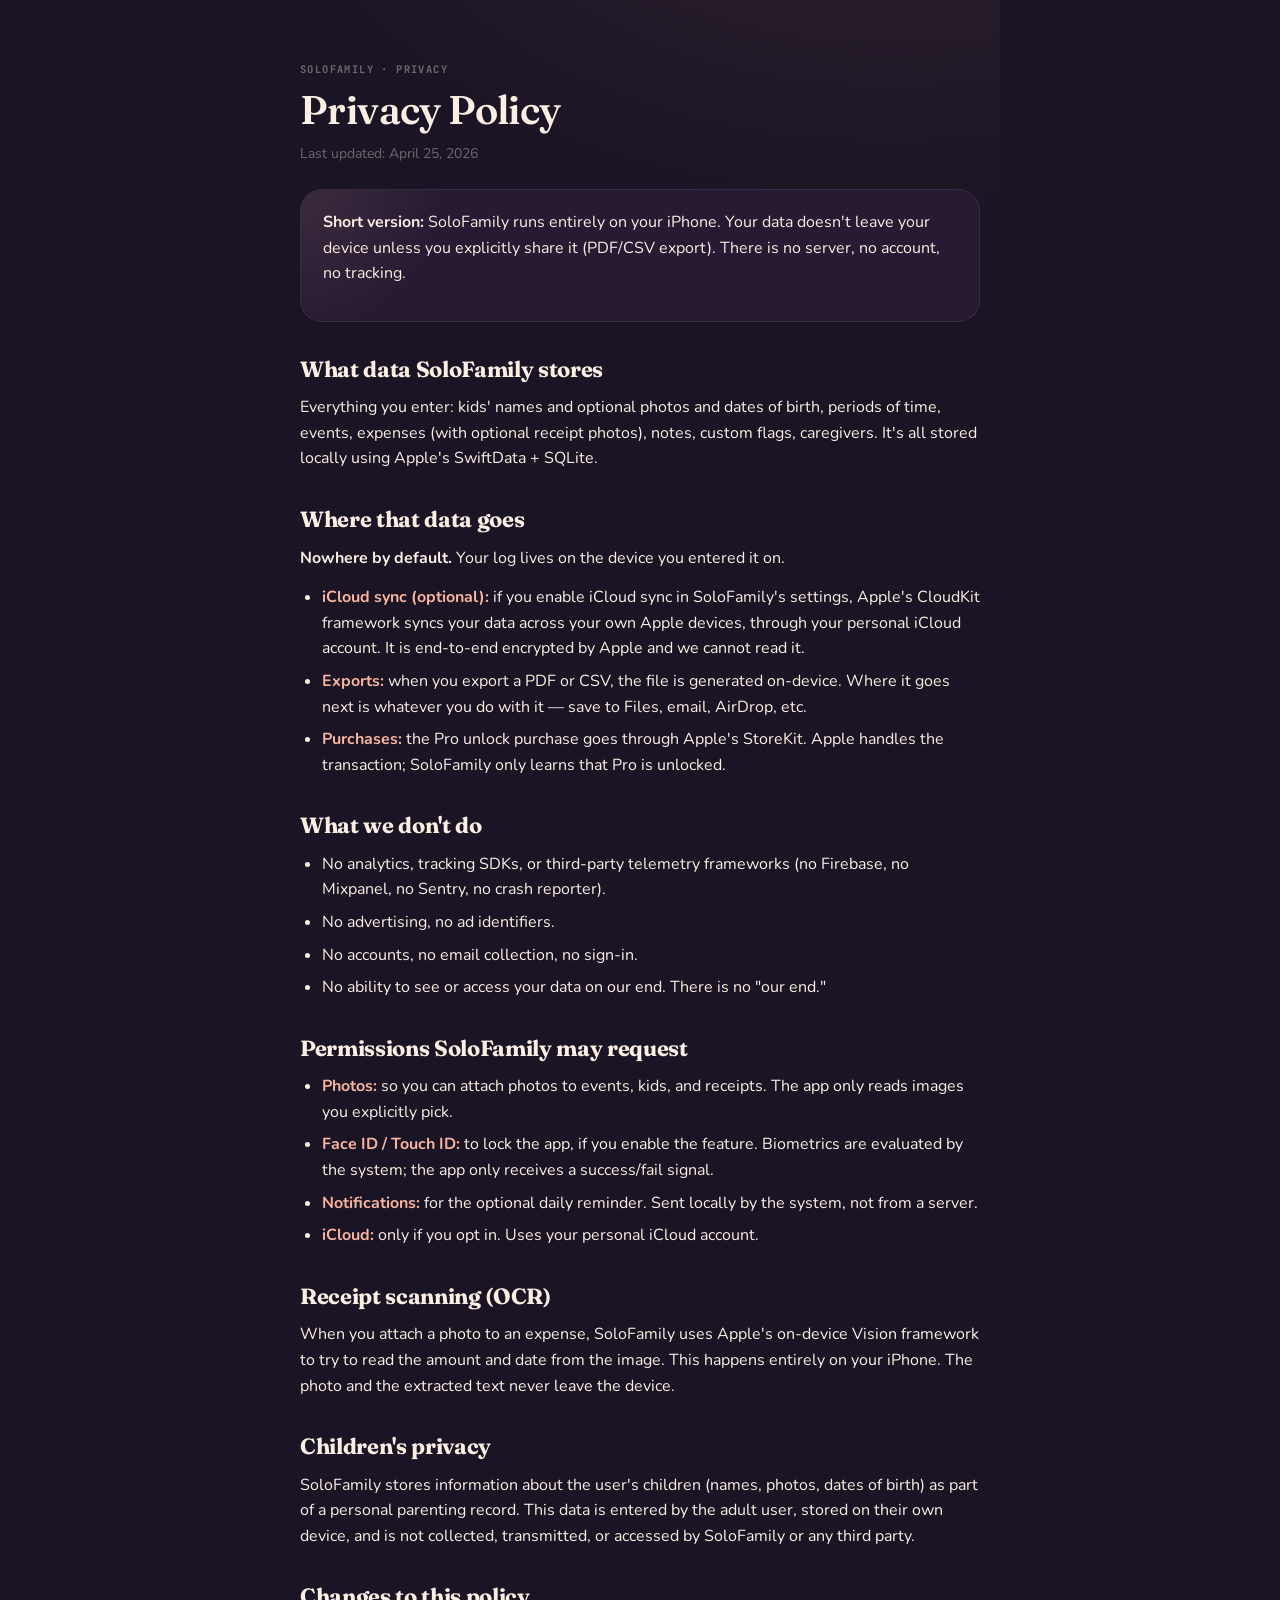
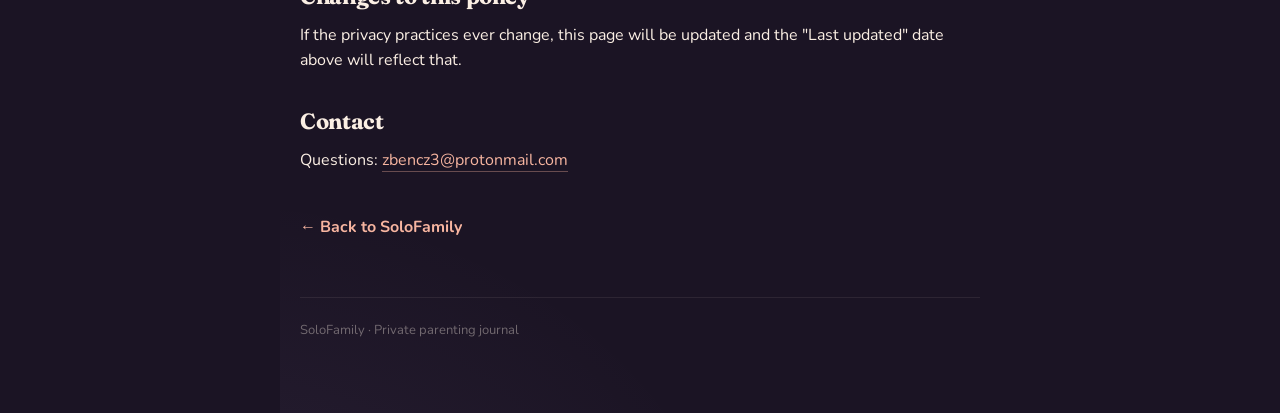
<file: privacy.html>
<!DOCTYPE html>
<html lang="en">
<head>
  <meta charset="UTF-8">
  <meta name="viewport" content="width=device-width, initial-scale=1.0">
  <title>SoloFamily — Privacy Policy</title>
  <link rel="stylesheet" href="style.css">
</head>
<body>
  <span class="micro">SoloFamily · privacy</span>
  <h1>Privacy Policy</h1>
  <p class="muted">Last updated: April 25, 2026</p>

  <div class="card tinted-me">
    <p><strong>Short version:</strong> SoloFamily runs entirely on your iPhone. Your data doesn't leave your device unless you explicitly share it (PDF/CSV export). There is no server, no account, no tracking.</p>
  </div>

  <h2>What data SoloFamily stores</h2>
  <p>Everything you enter: kids' names and optional photos and dates of birth, periods of time, events, expenses (with optional receipt photos), notes, custom flags, caregivers. It's all stored locally using Apple's SwiftData + SQLite.</p>

  <h2>Where that data goes</h2>
  <p><strong>Nowhere by default.</strong> Your log lives on the device you entered it on.</p>
  <ul>
    <li><strong>iCloud sync (optional):</strong> if you enable iCloud sync in SoloFamily's settings, Apple's CloudKit framework syncs your data across your own Apple devices, through your personal iCloud account. It is end-to-end encrypted by Apple and we cannot read it.</li>
    <li><strong>Exports:</strong> when you export a PDF or CSV, the file is generated on-device. Where it goes next is whatever you do with it — save to Files, email, AirDrop, etc.</li>
    <li><strong>Purchases:</strong> the Pro unlock purchase goes through Apple's StoreKit. Apple handles the transaction; SoloFamily only learns that Pro is unlocked.</li>
  </ul>

  <h2>What we don't do</h2>
  <ul>
    <li>No analytics, tracking SDKs, or third-party telemetry frameworks (no Firebase, no Mixpanel, no Sentry, no crash reporter).</li>
    <li>No advertising, no ad identifiers.</li>
    <li>No accounts, no email collection, no sign-in.</li>
    <li>No ability to see or access your data on our end. There is no "our end."</li>
  </ul>

  <h2>Permissions SoloFamily may request</h2>
  <ul>
    <li><strong>Photos:</strong> so you can attach photos to events, kids, and receipts. The app only reads images you explicitly pick.</li>
    <li><strong>Face ID / Touch ID:</strong> to lock the app, if you enable the feature. Biometrics are evaluated by the system; the app only receives a success/fail signal.</li>
    <li><strong>Notifications:</strong> for the optional daily reminder. Sent locally by the system, not from a server.</li>
    <li><strong>iCloud:</strong> only if you opt in. Uses your personal iCloud account.</li>
  </ul>

  <h2>Receipt scanning (OCR)</h2>
  <p>When you attach a photo to an expense, SoloFamily uses Apple's on-device Vision framework to try to read the amount and date from the image. This happens entirely on your iPhone. The photo and the extracted text never leave the device.</p>

  <h2>Children's privacy</h2>
  <p>SoloFamily stores information about the user's children (names, photos, dates of birth) as part of a personal parenting record. This data is entered by the adult user, stored on their own device, and is not collected, transmitted, or accessed by SoloFamily or any third party.</p>

  <h2>Changes to this policy</h2>
  <p>If the privacy practices ever change, this page will be updated and the "Last updated" date above will reflect that.</p>

  <h2>Contact</h2>
  <p>Questions: <a href="mailto:zbencz3@protonmail.com">zbencz3@protonmail.com</a></p>

  <a class="back" href="index.html">← Back to SoloFamily</a>

  <footer>SoloFamily · Private parenting journal</footer>
</body>
</html>
</file>
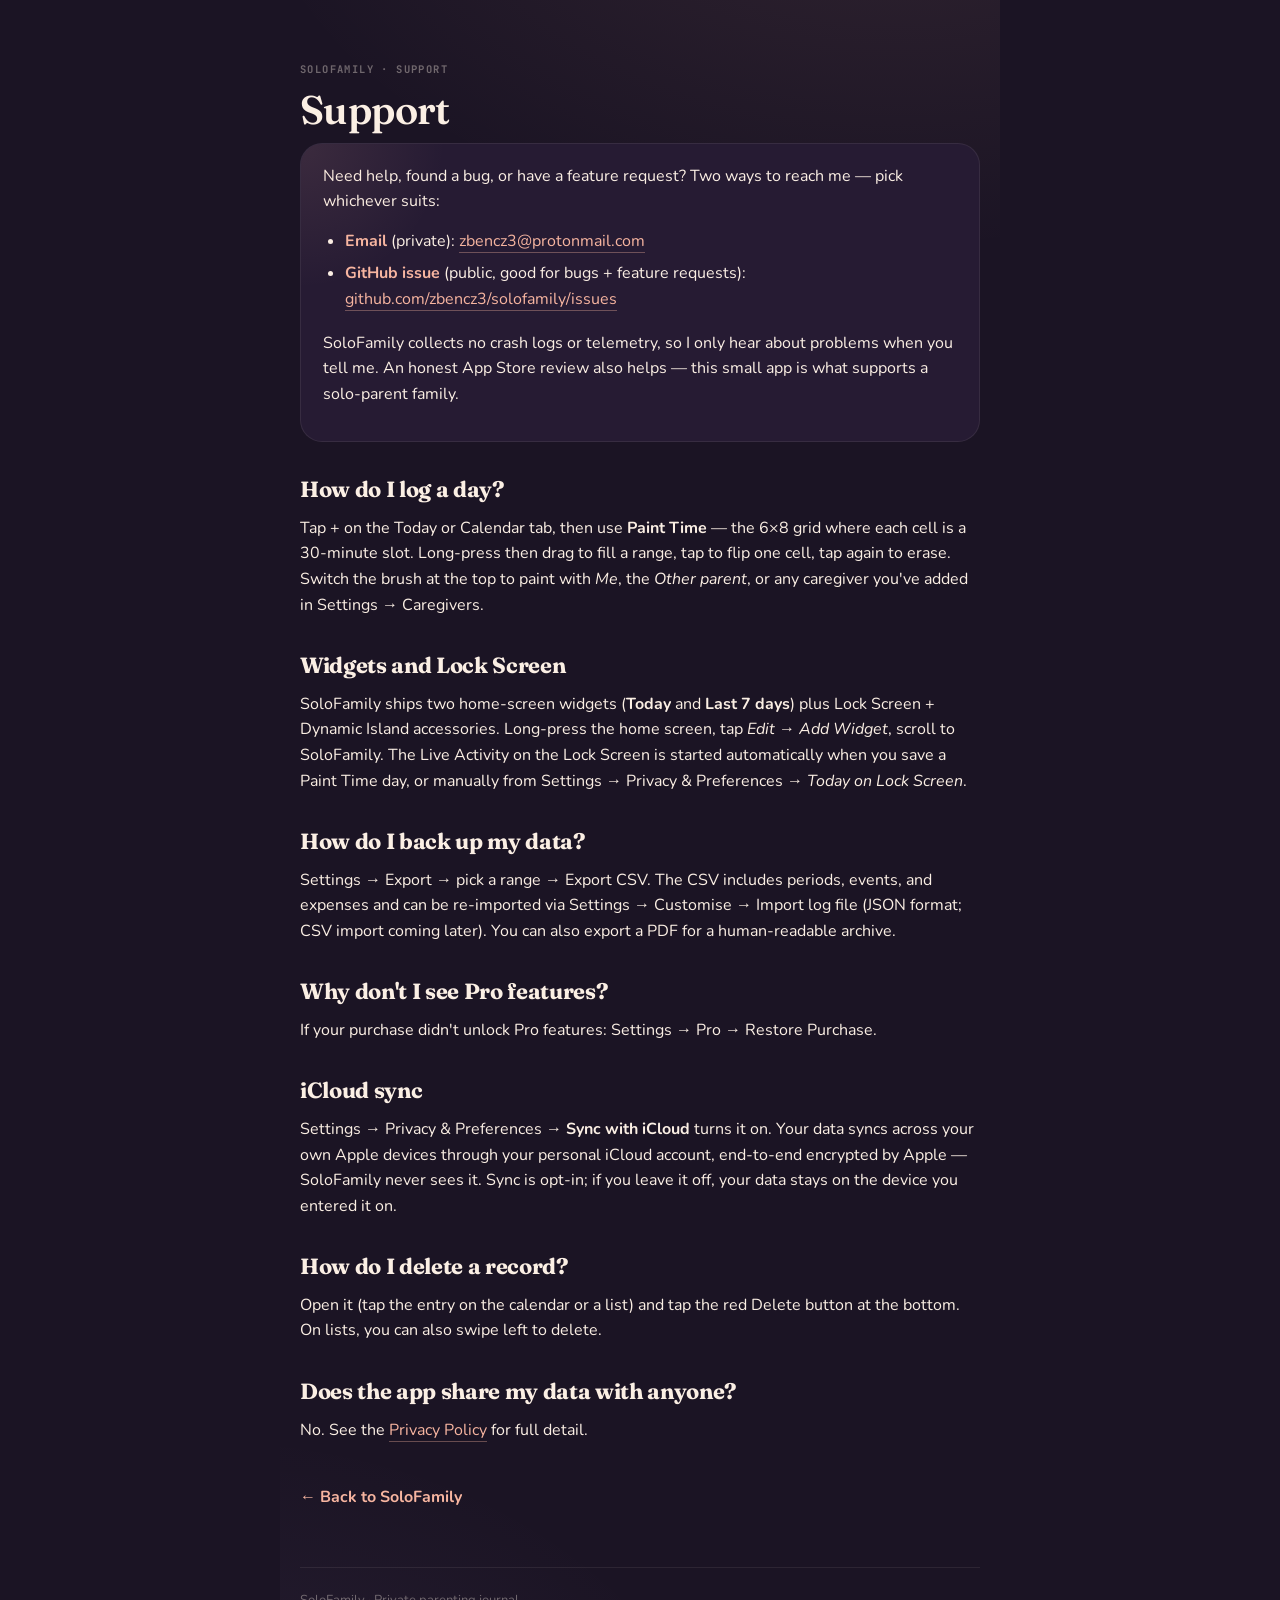
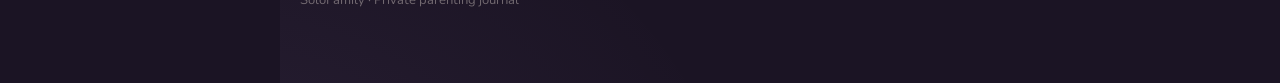
<file: support.html>
<!DOCTYPE html>
<html lang="en">
<head>
  <meta charset="UTF-8">
  <meta name="viewport" content="width=device-width, initial-scale=1.0">
  <title>SoloFamily — Support</title>
  <link rel="stylesheet" href="style.css">
</head>
<body>
  <span class="micro">SoloFamily · support</span>
  <h1>Support</h1>

  <div class="card tinted-me">
    <p>Need help, found a bug, or have a feature request? Two ways to reach me — pick whichever suits:</p>
    <ul>
      <li><strong>Email</strong> (private): <a href="mailto:zbencz3@protonmail.com?subject=SoloFamily%20support">zbencz3@protonmail.com</a></li>
      <li><strong>GitHub issue</strong> (public, good for bugs + feature requests): <a href="https://github.com/zbencz3/solofamily/issues">github.com/zbencz3/solofamily/issues</a></li>
    </ul>
    <p>SoloFamily collects no crash logs or telemetry, so I only hear about problems when you tell me. An honest App Store review also helps — this small app is what supports a solo-parent family.</p>
  </div>

  <h2>How do I log a day?</h2>
  <p>Tap + on the Today or Calendar tab, then use <strong>Paint Time</strong> — the 6×8 grid where each cell is a 30-minute slot. Long-press then drag to fill a range, tap to flip one cell, tap again to erase. Switch the brush at the top to paint with <em>Me</em>, the <em>Other parent</em>, or any caregiver you've added in Settings → Caregivers.</p>

  <h2>Widgets and Lock Screen</h2>
  <p>SoloFamily ships two home-screen widgets (<strong>Today</strong> and <strong>Last 7 days</strong>) plus Lock Screen + Dynamic Island accessories. Long-press the home screen, tap <em>Edit</em> → <em>Add Widget</em>, scroll to SoloFamily. The Live Activity on the Lock Screen is started automatically when you save a Paint Time day, or manually from Settings → Privacy &amp; Preferences → <em>Today on Lock Screen</em>.</p>

  <h2>How do I back up my data?</h2>
  <p>Settings → Export → pick a range → Export CSV. The CSV includes periods, events, and expenses and can be re-imported via Settings → Customise → Import log file (JSON format; CSV import coming later). You can also export a PDF for a human-readable archive.</p>

  <h2>Why don't I see Pro features?</h2>
  <p>If your purchase didn't unlock Pro features: Settings → Pro → Restore Purchase.</p>

  <h2>iCloud sync</h2>
  <p>Settings → Privacy &amp; Preferences → <strong>Sync with iCloud</strong> turns it on. Your data syncs across your own Apple devices through your personal iCloud account, end-to-end encrypted by Apple — SoloFamily never sees it. Sync is opt-in; if you leave it off, your data stays on the device you entered it on.</p>

  <h2>How do I delete a record?</h2>
  <p>Open it (tap the entry on the calendar or a list) and tap the red Delete button at the bottom. On lists, you can also swipe left to delete.</p>

  <h2>Does the app share my data with anyone?</h2>
  <p>No. See the <a href="privacy.html">Privacy Policy</a> for full detail.</p>

  <a class="back" href="index.html">← Back to SoloFamily</a>

  <footer>SoloFamily · Private parenting journal</footer>
</body>
</html>
</file>
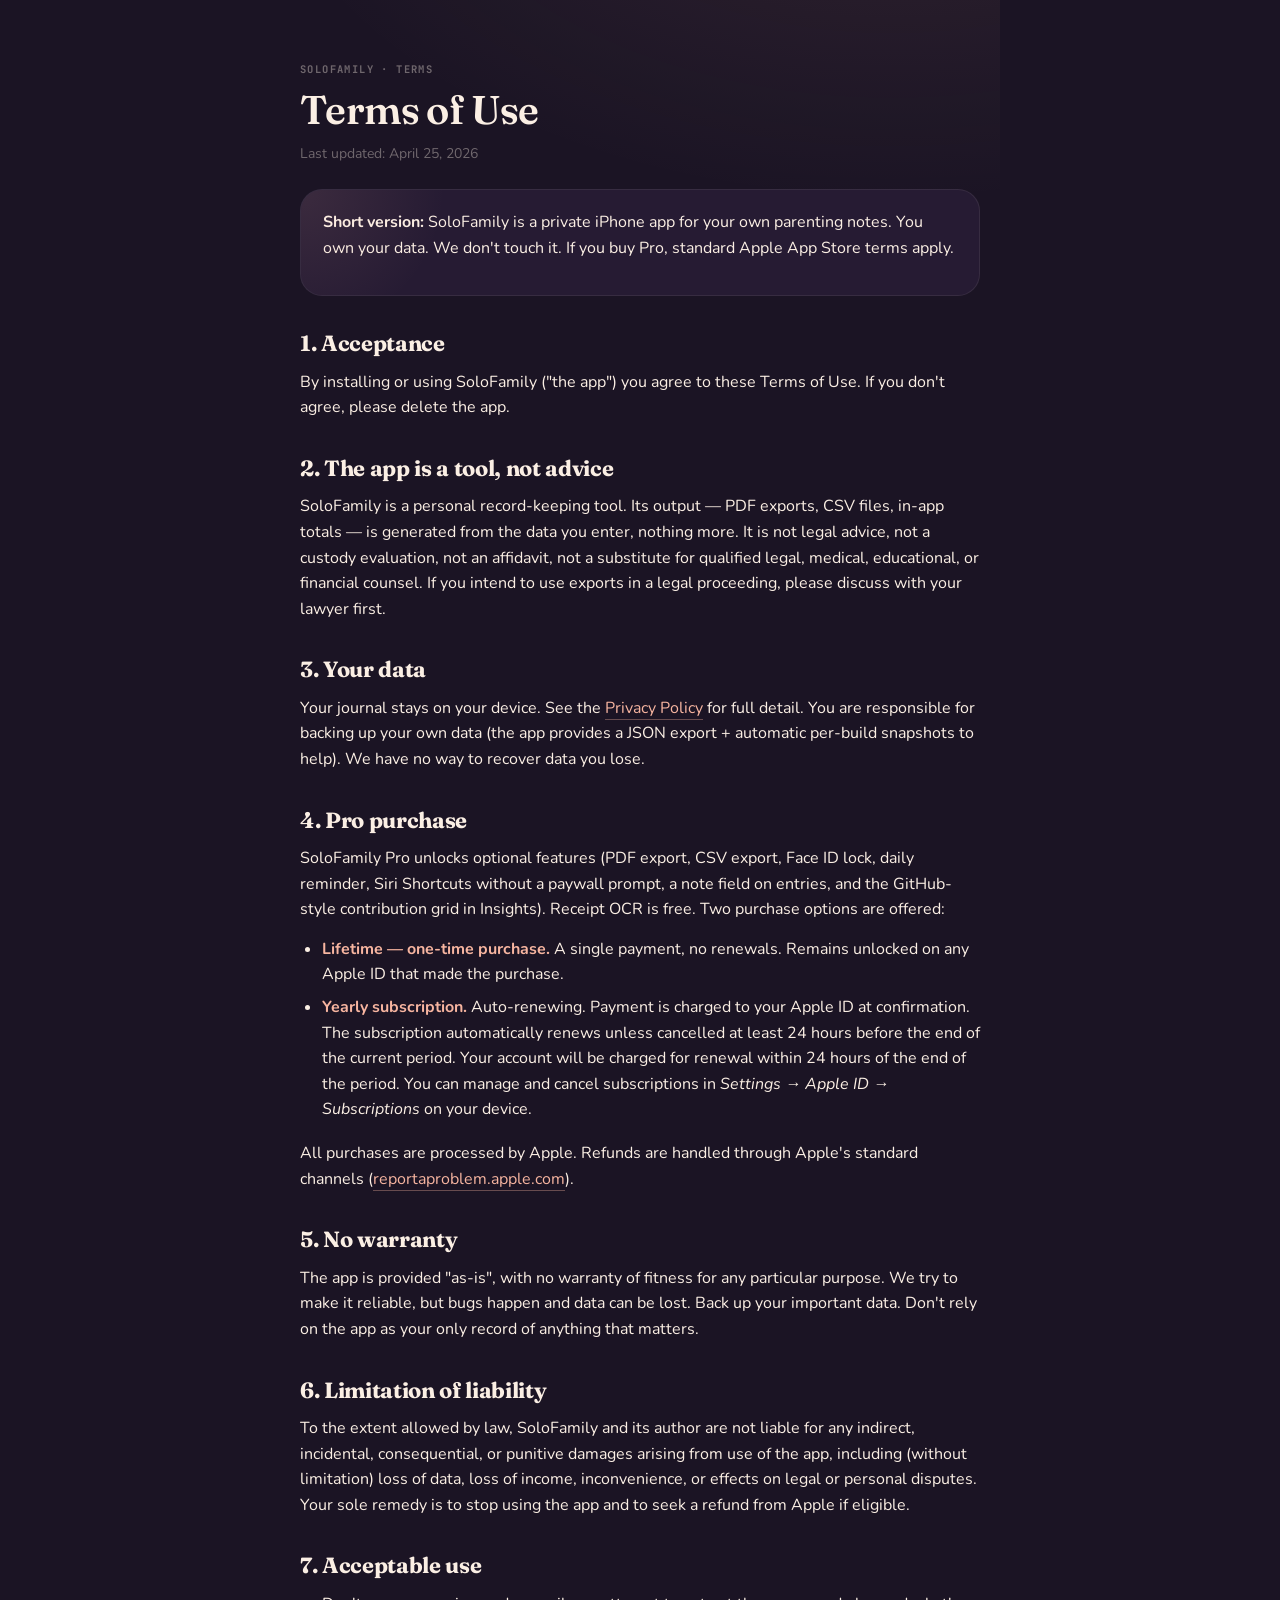
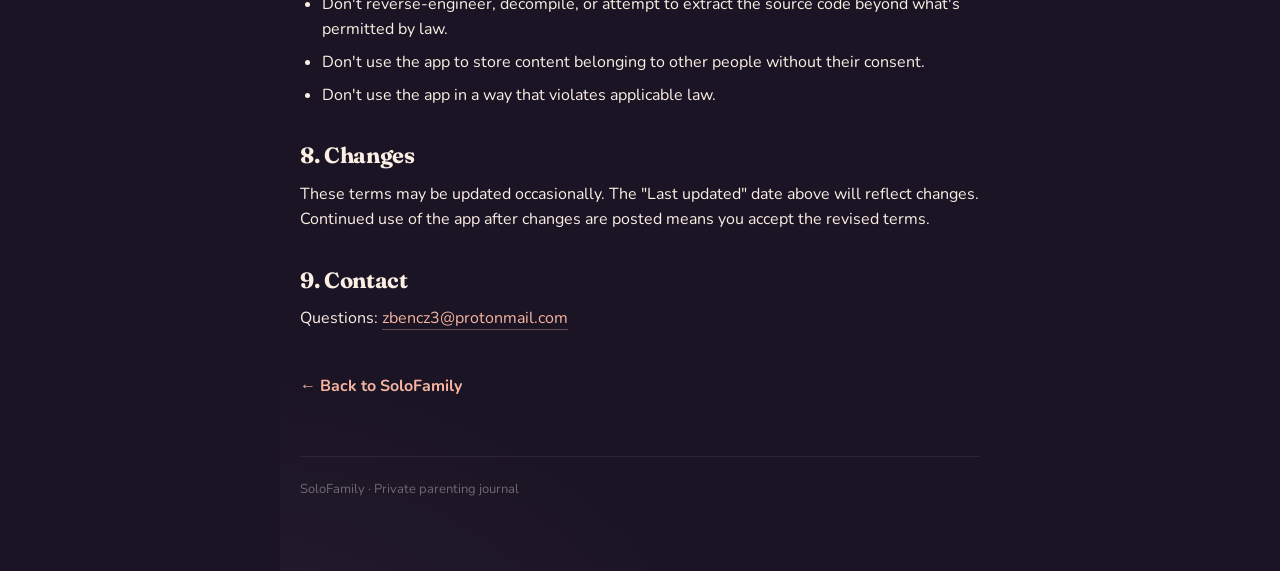
<file: terms.html>
<!DOCTYPE html>
<html lang="en">
<head>
  <meta charset="UTF-8">
  <meta name="viewport" content="width=device-width, initial-scale=1.0">
  <title>SoloFamily — Terms of Use</title>
  <link rel="stylesheet" href="style.css">
</head>
<body>
  <span class="micro">SoloFamily · terms</span>
  <h1>Terms of Use</h1>
  <p class="muted">Last updated: April 25, 2026</p>

  <div class="card tinted-me">
    <p><strong>Short version:</strong> SoloFamily is a private iPhone app for your own parenting notes. You own your data. We don't touch it. If you buy Pro, standard Apple App Store terms apply.</p>
  </div>

  <h2>1. Acceptance</h2>
  <p>By installing or using SoloFamily ("the app") you agree to these Terms of Use. If you don't agree, please delete the app.</p>

  <h2>2. The app is a tool, not advice</h2>
  <p>SoloFamily is a personal record-keeping tool. Its output — PDF exports, CSV files, in-app totals — is generated from the data you enter, nothing more. It is not legal advice, not a custody evaluation, not an affidavit, not a substitute for qualified legal, medical, educational, or financial counsel. If you intend to use exports in a legal proceeding, please discuss with your lawyer first.</p>

  <h2>3. Your data</h2>
  <p>Your journal stays on your device. See the <a href="privacy.html">Privacy Policy</a> for full detail. You are responsible for backing up your own data (the app provides a JSON export + automatic per-build snapshots to help). We have no way to recover data you lose.</p>

  <h2>4. Pro purchase</h2>
  <p>SoloFamily Pro unlocks optional features (PDF export, CSV export, Face ID lock, daily reminder, Siri Shortcuts without a paywall prompt, a note field on entries, and the GitHub-style contribution grid in Insights). Receipt OCR is free. Two purchase options are offered:</p>
  <ul>
    <li><strong>Lifetime — one-time purchase.</strong> A single payment, no renewals. Remains unlocked on any Apple ID that made the purchase.</li>
    <li><strong>Yearly subscription.</strong> Auto-renewing. Payment is charged to your Apple ID at confirmation. The subscription automatically renews unless cancelled at least 24 hours before the end of the current period. Your account will be charged for renewal within 24 hours of the end of the period. You can manage and cancel subscriptions in <em>Settings → Apple ID → Subscriptions</em> on your device.</li>
  </ul>
  <p>All purchases are processed by Apple. Refunds are handled through Apple's standard channels (<a href="https://reportaproblem.apple.com">reportaproblem.apple.com</a>).</p>

  <h2>5. No warranty</h2>
  <p>The app is provided "as-is", with no warranty of fitness for any particular purpose. We try to make it reliable, but bugs happen and data can be lost. Back up your important data. Don't rely on the app as your only record of anything that matters.</p>

  <h2>6. Limitation of liability</h2>
  <p>To the extent allowed by law, SoloFamily and its author are not liable for any indirect, incidental, consequential, or punitive damages arising from use of the app, including (without limitation) loss of data, loss of income, inconvenience, or effects on legal or personal disputes. Your sole remedy is to stop using the app and to seek a refund from Apple if eligible.</p>

  <h2>7. Acceptable use</h2>
  <ul>
    <li>Don't reverse-engineer, decompile, or attempt to extract the source code beyond what's permitted by law.</li>
    <li>Don't use the app to store content belonging to other people without their consent.</li>
    <li>Don't use the app in a way that violates applicable law.</li>
  </ul>

  <h2>8. Changes</h2>
  <p>These terms may be updated occasionally. The "Last updated" date above will reflect changes. Continued use of the app after changes are posted means you accept the revised terms.</p>

  <h2>9. Contact</h2>
  <p>Questions: <a href="mailto:zbencz3@protonmail.com">zbencz3@protonmail.com</a></p>

  <a class="back" href="index.html">← Back to SoloFamily</a>

  <footer>SoloFamily · Private parenting journal</footer>
</body>
</html>
</file>
<file: style.css>
/* Storybook palette — mirrors SoloFamily/Theme/SFTokens.swift so the
   site and the in-app screens share one visual identity. */
@import url('https://fonts.googleapis.com/css2?family=Fraunces:ital,opsz,wght@0,9..144,400;0,9..144,600;0,9..144,700;1,9..144,400&family=Nunito:wght@400;600;700&family=JetBrains+Mono:wght@700&display=swap');

:root {
  --bg:        #1B1424;
  --bg-deep:   #0F0A17;
  --card:      #261B33;
  --card-alt:  #2F2340;
  --hairline:  rgba(251, 239, 228, 0.08);

  --ink:       #FBEFE4;
  --ink-soft:  rgba(251, 239, 228, 0.66);
  --ink-faint: rgba(251, 239, 228, 0.38);

  --me:        #F7B5A0;   /* peach */
  --me-end:    #F7C5B0;
  --other:     #C9A8F0;   /* lavender */
  --event:     #F5D98A;   /* butter */
  --expense:   #A8E3C5;   /* mint */
  --flag:      #F7A8C8;   /* rose */

  --radius-hero: 28px;
  --radius-card: 22px;
  --radius-row:  18px;
  --radius-pill: 999px;
}

* { box-sizing: border-box; margin: 0; padding: 0; }

html { background: var(--bg); }

body {
  background:
    radial-gradient(1100px 700px at 85% -10%, rgba(247, 181, 160, 0.10), transparent 60%),
    radial-gradient(900px 700px at -10% 110%, rgba(201, 168, 240, 0.08), transparent 60%),
    var(--bg);
  color: var(--ink);
  font-family: "Nunito", -apple-system, BlinkMacSystemFont, "SF Pro Text", Helvetica, Arial, sans-serif;
  font-weight: 400;
  font-size: 16px;
  line-height: 1.6;
  padding: 56px 20px 72px;
  max-width: 720px;
  margin: 0 auto;
  -webkit-font-smoothing: antialiased;
  -moz-osx-font-smoothing: grayscale;
}

h1, h2, h3 {
  font-family: "Fraunces", Georgia, serif;
  font-weight: 600;
  letter-spacing: -0.015em;
  color: var(--ink);
}
h1 { font-size: 40px; line-height: 1.12; margin-bottom: 10px; }
h2 { font-size: 22px; line-height: 1.25; margin: 34px 0 12px; font-weight: 700; }
h3 { font-size: 17px; margin: 18px 0 8px; }

p { margin-bottom: 14px; color: var(--ink); }
p.lead {
  font-family: "Fraunces", Georgia, serif;
  font-size: 19px; line-height: 1.45;
  color: var(--ink-soft);
  font-style: italic;
  margin-bottom: 28px;
}
p.muted, .muted {
  color: var(--ink-faint);
  font-size: 14px;
  margin-bottom: 24px;
}

a {
  color: var(--me);
  text-decoration: none;
  border-bottom: 1px solid rgba(247, 181, 160, 0.35);
  transition: color 120ms ease, border-color 120ms ease;
}
a:hover {
  color: var(--flag);
  border-bottom-color: rgba(247, 168, 200, 0.7);
}

ul { margin: 12px 0 18px 22px; color: var(--ink); }
li { margin-bottom: 7px; }
li strong { color: var(--me); font-weight: 700; }

strong { color: var(--ink); font-weight: 700; }

/* The "sf" italic mark — same Fraunces letterform that ships as the
   app icon. Gradient matches the LinearGradient used on the home
   screen mark (me → flag). */
.mark {
  display: inline-flex;
  align-items: center; justify-content: center;
  width: 72px; height: 72px;
  background: linear-gradient(135deg, var(--me) 0%, var(--flag) 100%);
  color: #2A1530;
  font-family: "Fraunces", Georgia, serif;
  font-style: italic;
  font-weight: 600;
  font-size: 38px;
  line-height: 1;
  border-radius: 22px;
  margin-bottom: 22px;
  box-shadow:
    0 8px 30px rgba(247, 181, 160, 0.35),
    inset 0 1px 0 rgba(255, 255, 255, 0.35);
}

/* Section micro-label — mirrors the in-app MonoLabel: uppercase,
   tight tracking, JetBrains Mono bold, faint ink. */
.micro {
  font-family: "JetBrains Mono", ui-monospace, SFMono-Regular, Menlo, monospace;
  font-weight: 700;
  font-size: 10.5px;
  letter-spacing: 1.4px;
  text-transform: uppercase;
  color: var(--ink-faint);
  display: inline-block;
  margin-bottom: 10px;
}

/* Storybook card — same radius + hairline stroke as StorybookCard.
   Subtle tint overlay hints at the surface's role (peach for the
   "top summary" on index, neutral elsewhere). */
.card {
  background: var(--card);
  border: 1px solid var(--hairline);
  border-radius: var(--radius-card);
  padding: 20px 22px;
  margin-bottom: 16px;
  position: relative;
  overflow: hidden;
}
.card.tinted-me::before {
  content: "";
  position: absolute; inset: 0;
  background: radial-gradient(240px 240px at 0% 0%,
    rgba(247, 181, 160, 0.10), transparent 60%);
  pointer-events: none;
}

/* Pill CTAs — matches FloatingTabBar's capsule ink. */
.pill {
  display: inline-block;
  background: linear-gradient(135deg, var(--me) 0%, var(--me-end) 100%);
  color: #3A1F18;
  font-family: "Nunito", sans-serif;
  font-weight: 700;
  font-size: 14px;
  padding: 11px 20px;
  border-radius: var(--radius-pill);
  border: none;
  margin-top: 8px;
  box-shadow: 0 6px 20px rgba(247, 181, 160, 0.28);
}
.pill:hover { color: #3A1F18; border-bottom: 0; filter: brightness(1.05); }
.pill.secondary {
  background: transparent;
  color: var(--me);
  border: 1px solid rgba(247, 181, 160, 0.5);
  box-shadow: none;
}

/* Feature chip row — small colored dots + labels, matches the
   legend row on the Today hero. */
.dots { list-style: none; margin: 10px 0 16px 0; padding: 0; display: flex; flex-wrap: wrap; gap: 10px 20px; }
.dots li { display: flex; align-items: center; gap: 8px; margin: 0; color: var(--ink-soft); font-size: 14px; }
.dots li::before {
  content: "";
  width: 8px; height: 8px; border-radius: 50%;
  background: var(--me);
  box-shadow: 0 0 8px rgba(247, 181, 160, 0.6);
}
.dots li.other::before   { background: var(--other);   box-shadow: 0 0 8px rgba(201, 168, 240, 0.6); }
.dots li.event::before   { background: var(--event);   box-shadow: 0 0 8px rgba(245, 217, 138, 0.6); }
.dots li.expense::before { background: var(--expense); box-shadow: 0 0 8px rgba(168, 227, 197, 0.55); }
.dots li.flag::before    { background: var(--flag);    box-shadow: 0 0 8px rgba(247, 168, 200, 0.55); }

/* Squiggly divider — miniature port of SquiggleDivider. */
.squiggle {
  display: block;
  width: 120px; height: 10px;
  margin: 32px 0 10px 0;
  background: none;
  opacity: 0.55;
}
.squiggle svg { width: 100%; height: 100%; }

/* Top nav + back link. */
nav.top {
  display: flex; gap: 22px; flex-wrap: wrap;
  margin: 22px 0 8px 0;
  font-family: "Nunito", sans-serif;
  font-weight: 700;
  font-size: 14px;
}
nav.top a { border-bottom: none; color: var(--ink-soft); }
nav.top a:hover { color: var(--me); }

/* App Store badge — official Apple PNG, link wraps it. Subtle drop
   shadow lifts it off the bg-deep card without competing with the sf
   mark gradient above. */
p.appstore {
  margin: 22px 0 8px 0;
}
p.appstore a {
  border-bottom: none;
  display: inline-block;
}
p.appstore img {
  filter: drop-shadow(0 6px 18px rgba(0, 0, 0, 0.35));
  transition: transform 120ms ease;
}
p.appstore a:hover img {
  transform: translateY(-1px);
}

a.back {
  display: inline-block;
  margin-top: 28px;
  border-bottom: none;
  color: var(--me);
  font-weight: 700;
}

footer {
  margin-top: 56px;
  padding-top: 22px;
  border-top: 1px solid var(--hairline);
  color: var(--ink-faint);
  font-size: 13px;
}

/* Narrow screens — shrink the hero a touch so the ":sf" mark doesn't
   dominate the fold, and reflow dots vertically. */
@media (max-width: 480px) {
  body { padding: 36px 18px 60px; }
  h1   { font-size: 32px; }
  h2   { font-size: 20px; }
  .mark { width: 60px; height: 60px; font-size: 32px; border-radius: 18px; }
  .dots { flex-direction: column; gap: 8px; }
}
</file>
